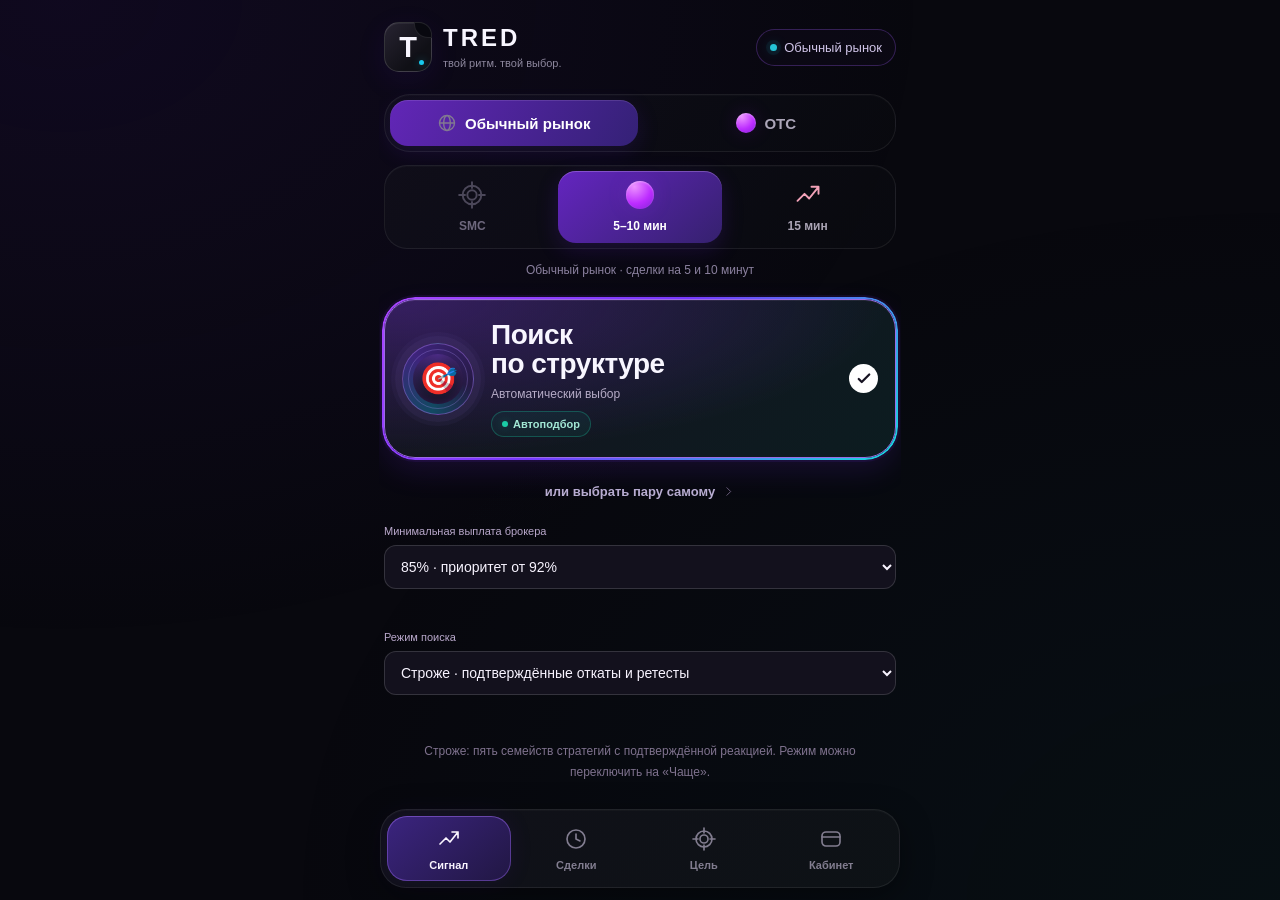
<file: index.html>
<!doctype html>
<html lang="ru">
<head>
  <meta charset="utf-8">
  <meta name="viewport" content="width=device-width, initial-scale=1, viewport-fit=cover">
  <meta name="theme-color" content="#08080e">
  <meta name="description" content="TRED — твоё пространство в Telegram. Выбирай свой формат.">
  <title>TRED · Mini App</title>
  <link rel="icon" href="data:,">
  <link rel="stylesheet" href="./styles.css?v=0.4.3">
  <script src="https://telegram.org/js/telegram-web-app.js" defer></script>
  <script src="./data-client.js?v=0.4.3" defer></script>
  <script src="./signals.js?v=0.4.3" defer></script>
  <script src="./app.js?v=0.4.3" defer></script>
</head>
<body>
  <svg class="sprite" aria-hidden="true" xmlns="http://www.w3.org/2000/svg">
    <symbol id="i-trend" viewBox="0 0 24 24"><path d="m3 17 6-6 4 4 8-10M15 5h6v6"/></symbol>
    <symbol id="i-clock" viewBox="0 0 24 24"><circle cx="12" cy="12" r="9"/><path d="M12 7v5l4 2"/></symbol>
    <symbol id="i-cup" viewBox="0 0 24 24"><path d="M8 3h8v5a4 4 0 0 1-8 0V3ZM8 5H4v2a4 4 0 0 0 4 4m8-6h4v2a4 4 0 0 1-4 4M12 12v6m-4 3h8m-6-3h4v3"/></symbol>
    <symbol id="i-user" viewBox="0 0 24 24"><rect x="3" y="5" width="18" height="14" rx="4"/><path d="M3 10h18"/></symbol>
    <symbol id="i-globe" viewBox="0 0 24 24"><circle cx="12" cy="12" r="9"/><ellipse cx="12" cy="12" rx="4" ry="9"/><path d="M3 12h18"/></symbol>
    <symbol id="i-target" viewBox="0 0 24 24"><circle cx="12" cy="12" r="8"/><circle cx="12" cy="12" r="4"/><path d="M12 1v5m0 12v5M1 12h5m12 0h5"/></symbol>
    <symbol id="i-check" viewBox="0 0 24 24"><path d="m5 12 4 4L19 6"/></symbol>
    <symbol id="i-chevron" viewBox="0 0 24 24"><path d="m9 5 7 7-7 7"/></symbol>
    <symbol id="i-close" viewBox="0 0 24 24"><path d="m6 6 12 12M18 6 6 18"/></symbol>
    <symbol id="i-book" viewBox="0 0 24 24"><path d="M12 5c-3-3-8-2-9-1v15c2-2 6-2 9 0m0-14c3-3 8-2 9-1v15c-2-2-6-2-9 0V5Z"/></symbol>
    <symbol id="i-bolt" viewBox="0 0 24 24"><path d="m13 2-9 12h7l-1 8 10-13h-8l1-7Z"/></symbol>
  </svg>
  <div class="ambient" aria-hidden="true"></div>
  <main class="app">
    <header class="brand-row">
      <div class="brand"><div class="brand-mark" aria-hidden="true">T<span></span></div><div><h1>TRED</h1><p>твой ритм. твой выбор.</p></div></div>
      <div class="market-badge" id="feed-badge"><i></i><span>OTC-пары</span></div>
    </header>
    <div class="workspace" id="workspace">
      <div class="notice" id="notice" role="status" hidden></div>
      <section class="panel signal-panel" data-panel="signal" aria-label="Выбор сигнала">
        <div class="market-switch" aria-label="Рынок">
          <button class="settings-control" data-market="normal"><svg><use href="#i-globe"/></svg><span>Обычный рынок</span></button>
          <button class="settings-control active" data-market="otc"><span class="purple-orb"></span><span>OTC</span></button>
        </div>
        <div class="mode-switch" aria-label="Формат">
          <button class="muted-mode" id="show-method"><svg><use href="#i-target"/></svg><span>SMC</span></button>
          <button class="settings-control active" data-mode="standard"><span class="purple-orb"></span><span>5–10 мин</span></button>
          <button class="settings-control" data-mode="long"><svg class="chart-icon"><use href="#i-trend"/></svg><span>15 мин</span></button>
          
        </div>
        <p class="mode-caption" id="mode-caption">OTC · сделки на 5, 10 и 15 минут</p>
        <button class="auto-card selected settings-control" id="auto-card" aria-pressed="true">
          <span class="target-orbit" aria-hidden="true"><span class="orbit-arc"></span><span class="target-center">🎯</span></span>
          <span class="auto-copy"><strong>Поиск<br>по структуре</strong><span class="auto-subtitle">Автоматический выбор</span><span class="data-chip" id="data-chip"><i></i>Автоподбор</span></span>
          <span class="selection-check"><svg><use href="#i-check"/></svg></span>
        </button>
        <button class="manual-link settings-control" id="choose-pair"><span id="pair-label">или выбрать пару самому</span><svg><use href="#i-chevron"/></svg></button>
        <p id="connection-reason" class="visually-hidden">Торговая логика появится позже.</p>
        <label class="payout-filter">Минимальная выплата брокера<select class="settings-control" id="min-payout"><option value="85">85% · приоритет от 92%</option><option value="90">90% · приоритет от 92%</option><option value="92">Только от 92%</option></select></label>
        <label class="payout-filter">Режим поиска<select class="settings-control" id="signal-mode"><option value="strict">Строже · подтверждённые откаты и ретесты</option><option value="active">Чаще · ранние входы, повышенный риск</option></select></label>
        <p id="signal-mode-help" class="quiet-text">Строже: пять семейств стратегий с подтверждённой реакцией.</p>
        <p id="ai-status" class="quiet-text">Проверяем подключение ИИ…</p>
        <details class="feed-details"><summary id="feed-coverage">Проверяем данные для анализа…</summary><p id="feed-help">Расширение поддерживает графики готовыми между запросами. Выбери пару или автопоиск и нажми «Получить сигнал» — запрос к ИИ отправится автоматически.</p><div id="coverage-list"></div></details>
        <details id="strategy-help" class="feed-details" hidden><summary>Какие стратегии проверяет ИИ</summary><p>Сначала определяется режим рынка. Для тренда и боковика действуют разные условия; индикаторы служат подтверждением, а не обещанием результата.</p><div id="strategy-list"></div></details>
        <p id="signals-upgrade" class="notice" hidden>Для обновлённого поиска сигналов обнови сервер TRED и модуль браузера. <a href="./tred-backend-v0.4.3.zip">Скачать 0.4.3</a></p>
        <div class="signal-spacer"></div>
        <div class="signal-controls">
          <div class="expiry-switch" id="expiry-switch" aria-label="Экспирация"></div>
          <button class="signal-button settings-control" id="request-signal"><strong>ПОЛУЧИТЬ СИГНАЛ</strong><span id="signal-subtitle">Автоподбор · 5 мин</span><span class="button-shine" aria-hidden="true"></span></button>
          <p class="demo-caption" id="analysis-caption"><i></i>Анализ: ждём подключение данных</p>
        </div>
        <section class="signal-result" id="signal-result" hidden aria-label="Сценарий анализа"></section>
        <section id="live-sessions" aria-label="Отслеживаемые сделки"></section>
      </section>
      <section class="panel" data-panel="trades" hidden>
        <div class="section-heading"><p class="eyebrow">МОИ СДЕЛКИ</p><span class="quiet-tag">Данные брокера</span></div>
        <div class="stat-tiles">
          <div class="stat-tile"><strong id="trade-count">0</strong><span>сделок</span></div>
          <div class="stat-tile"><strong><b class="positive" id="wins">0</b><em>/</em><b class="negative" id="losses">0</b></strong><span>плюс / минус</span></div>
          <div class="stat-tile"><strong id="trade-rate">—</strong><span>проходимость</span></div>
        </div>
        <div class="empty-card" id="trades-empty"><div class="empty-icon"><svg><use href="#i-clock"/></svg></div><h2>Всё ещё впереди</h2><p>Здесь появятся твои сделки.<br>А пока — устраивайся поудобнее.</p></div>
        <div class="summary-line" id="trade-summary">Подключи счёт, чтобы видеть реальные сделки.</div><div id="trade-list"></div><div id="paper-trade-section" hidden><p class="eyebrow">ОТДЕЛЬНО · СИМУЛЯЦИЯ</p><div id="paper-trade-list"></div></div>
        <section id="signal-history-section" hidden><p class="eyebrow">ПО СЦЕНАРИЯМ TRED · РЕЗУЛЬТАТ УКАЗАН ТОБОЙ</p><p class="quiet-text" id="signal-journal-stats"></p><div id="signal-trade-list"></div></section>
        <div class="requests-section" id="requests-section" hidden><p class="eyebrow">ЗАПРОСЫ</p><div id="request-list"></div></div>
      </section>
      <section class="panel goal-panel" data-panel="goal" hidden>
        <div class="section-heading"><p class="eyebrow">ТВОЯ ЦЕЛЬ</p><span class="quiet-tag">Шаг за шагом</span></div>
        <div class="goal-hero"><span class="goal-orbit"><svg><use href="#i-target"/></svg></span><span class="mini-label">ПЛАН, КОТОРЫЙ ТЫ КОНТРОЛИРУЕШЬ</span><h2><span id="goal-start">$100</span><span class="goal-arrow"><svg><use href="#i-trend"/></svg></span><span id="goal-target">$1 000</span></h2><p>Дисциплина важнее следующей сделки</p><div class="goal-meter" role="progressbar" aria-label="Прогресс цели" aria-valuemin="0" aria-valuemax="100" aria-valuenow="0"><i id="goal-fill"></i></div><div class="goal-progress-copy"><span id="goal-progress">Нет данных счёта</span><strong id="goal-percent">0%</strong></div></div>
        <div class="goal-milestones"><span>$100<small>СТАРТ</small></span><span>$250<small>ПЕРВЫЙ ШАГ</small></span><span>$500<small>ПОЛПУТИ</small></span><span>$1 000<small>ЦЕЛЬ</small></span></div>
        <div class="metric-card"><div class="metric-row"><span>Результат закрытых сделок</span><strong id="goal-earned">—</strong></div><div class="metric-row"><span>До цели</span><strong id="goal-remaining">—</strong></div><div class="metric-row"><span>Дневной стоп</span><strong id="goal-stop">$10</strong></div></div>
        <button class="pocket-link" id="edit-goal">Настроить цель и лимиты<svg><use href="#i-chevron"/></svg></button><p class="quiet-text" id="goal-note">Прогресс появится после подключения счёта. Пополнения не считаются заработком. Цель не обещает доход.</p>
        <div class="risk-card"><div class="section-heading"><p class="eyebrow">АВТОРЕЖИМ · СИМУЛЯЦИЯ</p><span class="quiet-tag" id="paper-status">Остановлен</span></div><p>Виртуальный баланс <strong id="paper-balance">$100.00</strong></p><div class="risk-line"><span>Сегодня</span><strong id="paper-pnl">$0.00</strong></div><div class="risk-line"><span>В открытых позициях</span><strong id="paper-reserved">$0.00</strong></div><p class="risk-reason" id="risk-reason">Лимиты проверяются перед каждой новой позицией.</p><button class="primary-small" id="paper-start">Запустить симуляцию</button><button class="stop-button" id="paper-stop">Остановить</button><small>Реальные ордера не отправляются. Сброс дневных лимитов — 00:00 UTC. После перезапуска требуется ручной старт.</small></div>
      </section>
      <section class="panel" data-panel="profile" hidden>
        <button class="guide-link" id="open-guide"><span class="guide-emoji">📚</span><strong>Знакомство с TRED</strong><span>что внутри</span><svg class="chevron"><use href="#i-chevron"/></svg></button>
        <div class="profile-card"><div class="profile-card-top"><span>TRED SPACE</span><div class="small-brand">T</div></div><p class="profile-id-label">ТВОЙ TELEGRAM ID</p><strong class="profile-id" id="profile-id">—</strong><div class="profile-card-bottom"><div><span>Участник</span><strong id="profile-name">Личный кабинет</strong></div><div><span>Статус</span><strong id="profile-feed"><i></i>Ранняя версия</strong></div></div></div>
        <div class="account-section"><div class="section-heading"><p class="eyebrow">POCKET OPTION</p><span class="quiet-tag" id="account-status">Проверяем связь</span></div><div id="account-list"><div class="account-card"><span>Баланс счёта</span><strong>—</strong><small>Ожидаем данные счёта</small></div></div><button class="primary-small" id="connect-backend">Подключить кабинет</button><button class="subtle-button" id="unlink-account" hidden>Отключить связь</button><p class="quiet-text">Логин и пароль остаются у тебя. Данные приходят из открытого Pocket Option на компьютере.</p></div>
        <p class="eyebrow access-heading">ТВОЁ ПРОСТРАНСТВО</p>
        <div class="access-card"><div><strong>Добро пожаловать</strong><span>Приложение открыто для каждого</span></div><span class="access-check"><svg><use href="#i-check"/></svg></span></div>
        <button class="pocket-link" id="open-pocket">Открыть Pocket Option<svg><use href="#i-chevron"/></svg></button>
        <p class="quiet-text" id="storage-note">Настройки сохраняются на этом устройстве.</p>
        <div class="version-mark"><span class="brand-word">TRED</span><span>кабинет и контроль риска · v0.3</span></div>
      </section>
    </div>
    <nav class="bottom-nav" aria-label="Разделы приложения">
      <button class="active" data-tab="signal" aria-current="page"><svg><use href="#i-trend"/></svg><span>Сигнал</span></button>
      <button data-tab="trades"><svg><use href="#i-clock"/></svg><span>Сделки</span></button>
      <button data-tab="goal"><svg><use href="#i-target"/></svg><span>Цель</span></button>
      <button data-tab="profile"><svg><use href="#i-user"/></svg><span>Кабинет</span></button>
    </nav>
  </main>
  <dialog class="sheet" id="pair-dialog"><div class="sheet-handle"></div><div class="sheet-heading"><div><span class="mini-label">ТВОЙ ВЫБОР</span><h2>Валютная пара</h2></div><button class="icon-button" data-close="pair-dialog" aria-label="Закрыть"><svg><use href="#i-close"/></svg></button></div><p>Выбери пару для своего сценария.</p><form id="pair-form"><label for="pair-input">Название пары</label><input id="pair-input" name="symbol" placeholder="Например, EUR/USD" maxlength="32" autocomplete="off" spellcheck="false" required><div class="pair-suggestions"><button type="button" data-symbol="EUR/USD">EUR/USD</button><button type="button" data-symbol="GBP/USD">GBP/USD</button><button type="button" data-symbol="USD/JPY">USD/JPY</button><button type="button" data-symbol="AUD/CAD">AUD/CAD</button><button type="button" data-symbol="EUR/JPY">EUR/JPY</button><button type="button" data-symbol="USD/CHF">USD/CHF</button></div><button class="primary-small" type="submit">Выбрать пару</button></form></dialog>
  <dialog class="sheet" id="guide-dialog"><div class="sheet-handle"></div><div class="sheet-heading"><h2>Это TRED ✦</h2><button class="icon-button" data-close="guide-dialog" aria-label="Закрыть"><svg><use href="#i-close"/></svg></button></div><p>Твоё пространство в Telegram — на телефоне и компьютере.</p><ol class="guide-list"><li><strong>Выбери свой формат</strong><span>Обычный рынок или OTC, пара и время — всё под рукой.</span></li><li><strong>Осмотрись внутри</strong><span>Сигналы, сделки, прогресс и кабинет в одном приложении.</span></li><li><strong>Дальше — больше</strong><span>Сейчас знакомимся с интерфейсом. Возможности будем добавлять постепенно.</span></li></ol></dialog>
  <dialog class="sheet soon-sheet" id="soon-dialog"><div class="soon-icon">✦</div><h2>Скоро в TRED</h2><p id="soon-copy">Сигналы появятся в следующих обновлениях.<br>Сейчас можно выбрать формат и познакомиться с приложением.</p><button class="primary-small" data-close="soon-dialog">Буду ждать</button></dialog>
  <dialog class="sheet" id="risk-dialog"><div class="sheet-handle"></div><div class="sheet-heading"><h2>Твои границы</h2><button class="icon-button" data-close="risk-dialog" aria-label="Закрыть"><svg><use href="#i-close"/></svg></button></div><p>Лимиты симуляции. Реальные сделки в Pocket Option ты контролируешь самостоятельно.</p><form id="risk-form"><label for="risk-loss">Дневной стоп, $ <output id="loss-output">10</output></label><input type="range" id="risk-loss" min="1" max="100" step="1" value="10"><div class="form-grid"><label>Цель на день, $<input id="risk-target" type="number" min="0.01" step="0.01" required></label><label>Минимальный баланс, $<input id="risk-floor" type="number" min="0.01" step="0.01" required></label><label>Ставка симуляции, $<input id="risk-stake" type="number" min="0.01" step="0.01" required></label><label>Открытых позиций<select id="risk-open"><option>1</option><option>2</option><option>3</option></select></label><label>Начало цели, $<input id="goal-start-input" type="number" min="0.01" step="0.01" required></label><label>Цель, $<input id="goal-target-input" type="number" min="0.01" step="0.01" required></label></div><div class="locked-option"><span>Перекрытия после убытка</span><strong>0 · выключены</strong></div><label class="check-option"><input id="allow-otc" type="checkbox">Разрешить анализ OTC</label><p class="quiet-text">OTC не включится само при закрытии обычного рынка. После первой позиции дня лимиты можно только ужесточить. После стопа — блокировка до следующего дня UTC.</p><button class="primary-small" type="submit">Сохранить границы</button></form></dialog>
  <dialog class="sheet" id="connect-dialog"><div class="sheet-handle"></div><div class="sheet-heading"><h2>Связать Pocket</h2><button class="icon-button" data-close="connect-dialog" aria-label="Закрыть"><svg><use href="#i-close"/></svg></button></div><p>Бесплатный вариант: сервер работает на твоём компьютере. Пока пользуешься данными с телефона, компьютер и Pocket Option должны быть включены.</p><ol class="guide-list"><li><strong>Запусти TRED на компьютере</strong><span>Скачай ZIP, нажми на него правой кнопкой → «Извлечь всё». В распакованной папке TredBackend открой START-WINDOWS.cmd. Если попросит Python — сначала установи его. Остальное загрузится автоматически.</span></li><li><strong>Свяжи приложение</strong><span>Вставь HTTPS-адрес, который покажет запуск.</span></li><li><strong>Подключи модуль браузера</strong><span>Установи папку connector в Opera / Chrome, вставь адрес и одноразовый код. Затем обнови Pocket Option.</span></li></ol><a class="download-link" href="https://kofemolka787.github.io/Tred/tred-backend-v0.4.3.zip" download>Скачать сервер и модуль</a><form id="backend-form"><label for="backend-url">HTTPS-адрес твоего сервера</label><input id="backend-url" type="url" placeholder="https://…trycloudflare.com" autocomplete="off" required><button class="primary-small" type="submit">Проверить и подключить</button></form><div id="pairing-box" hidden><p>Одноразовый код · действует 5 минут</p><code id="pair-code"></code><small id="pair-server"></small><button class="subtle-button" id="copy-code" disabled>Скопировать код</button><button class="subtle-button" id="renew-code" type="button">Получить новый код</button><small>Передай его только своему модулю. Не отправляй в чат.</small></div><p id="connect-status" role="status"></p></dialog>
  <dialog class="sheet" id="analysis-dialog"><div class="sheet-handle"></div><div class="sheet-heading"><h2 id="analysis-title">Результат анализа</h2><button class="icon-button" data-close="analysis-dialog" aria-label="Закрыть"><svg><use href="#i-close"/></svg></button></div><p id="analysis-result"></p><ul id="analysis-evidence"></ul><p class="quiet-text">Автоматические правила SMC и структуры. Обученная нейросеть не подключена; проходимость не измерена. Выплата 92% — не вероятность выигрыша. Ордер открываешь самостоятельно у брокера.</p></dialog>
  <div class="toast" id="toast" role="status" hidden></div>
</body>
</html>
</file>
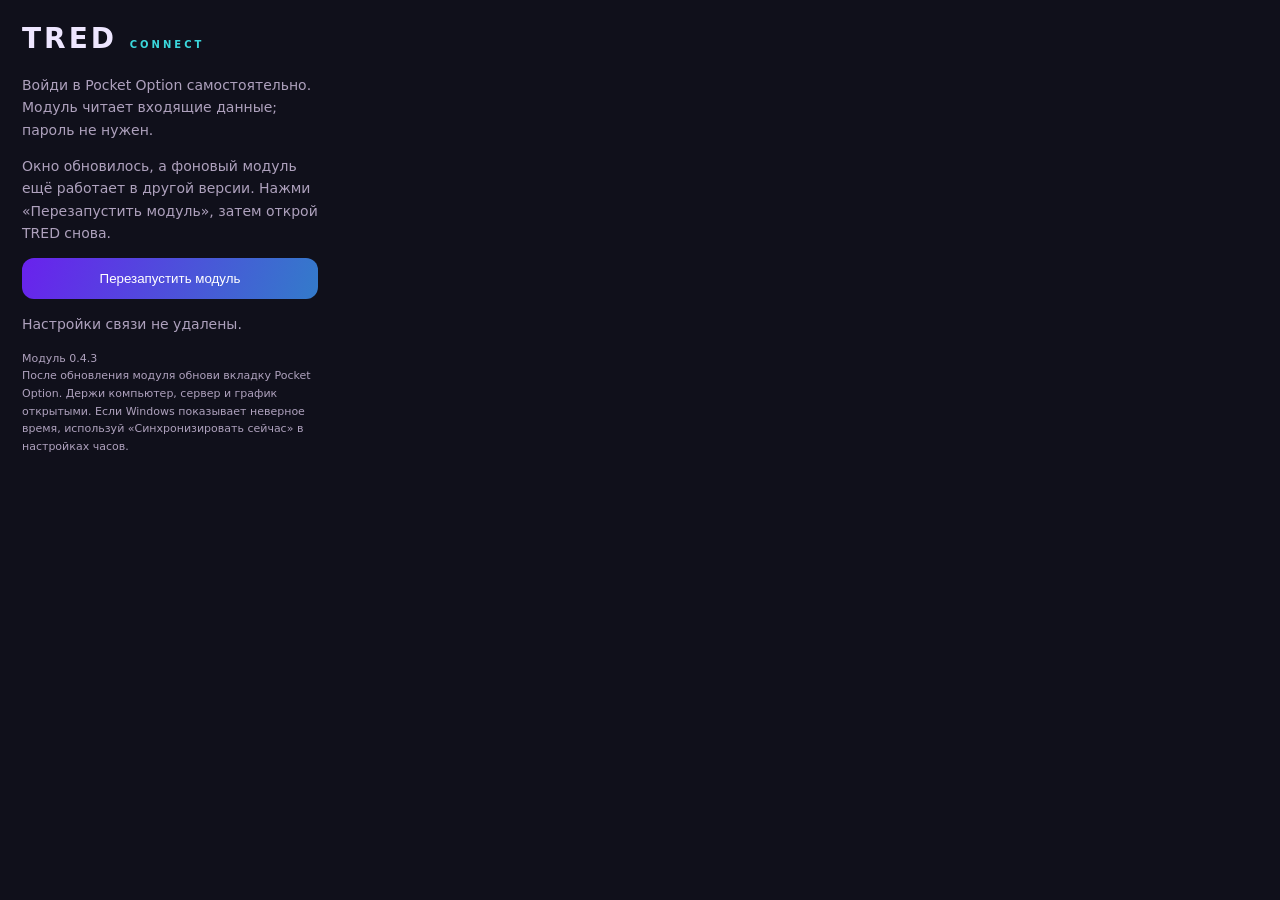
<file: backend-src/connector/popup.html>
<!doctype html>
<html lang="ru">
<meta charset="utf-8">
<link rel="stylesheet" href="popup.css">
<title>TRED · связь</title>
<h1>TRED <span>CONNECT</span></h1>
<p>Войди в Pocket Option самостоятельно. Модуль читает входящие данные; пароль не нужен.</p>
<p id="connection" role="status"></p>
<button id="reload-module" type="button" hidden>Перезапустить модуль</button>
<form id="form">
  <label>Сервер TRED · этот компьютер<input id="base" type="url" placeholder="http://127.0.0.1:8790" required></label>
  <label>Одноразовый код из кабинета<input id="code" minlength="24" maxlength="24" required autocomplete="off"></label>
  <button>Связать кабинет</button><p id="pair-error" role="alert"></p>
</form>
<button id="change" type="button" hidden>Изменить подключение</button>
<p id="status" role="status"></p><p id="received"></p>
<p id="market-delivery" role="status"></p>
<p id="balance-delivery" role="status"></p>
<small id="terminal-reader-status"></small>
<pre id="diagnostic" hidden></pre>
<p id="identity-tab-help" hidden>Для подтверждения Pocket ID открой это расширение прямо на вкладке с нужным графиком Pocket Option.</p>
<section id="manual-identity" hidden>
  <p><strong>Подтверди Pocket ID</strong></p>
  <p id="identity-mode"></p>
  <small>Баланс поступает, а Pocket ID нужно проверить. Скопируй номер из своего профиля Pocket Option.</small>
  <form id="identity-form">
    <label>Pocket ID<input id="pocket-id" type="text" inputmode="numeric" pattern="[0-9]{1,20}" maxlength="20" autocomplete="off" required></label>
    <label id="identity-usd-label" class="check-label"><input id="identity-usd" type="checkbox">Этот счёт в USD — подтверждаю</label>
    <button>Подтвердить счёт</button>
  </form>
  <small>Номер сохраняется в этом браузере для выбранного режима. Новые изменения баланса передаются автоматически. При входе в другой Pocket-аккаунт смени сохранённый ID.</small>
  <p id="identity-error" role="alert"></p>
</section>
<p id="manual-id-status" hidden></p>
<button id="forget-account-id" type="button" hidden>Сменить Pocket ID</button>
<small id="auto-refresh-status" hidden>Изменения видимого баланса отслеживаются автоматически; контрольная проверка — каждые 5 секунд. Окно расширения можно закрыть.</small>
<section id="account-currency" hidden>
  <p id="account-identity"></p>
  <p id="currency-status" role="status"></p>
  <button id="confirm-usd" type="button">Мой счёт в USD — подтвердить</button>
  <button id="forget-usd" type="button" hidden>Отменить подтверждение USD</button>
  <small>Подтверждай только валюту, которую видишь на своём счёте Pocket Option. Подтверждение USD сохраняется для этого ID и режима; новые изменения баланса передаются автоматически.</small>
  <p id="currency-error" role="alert"></p>
</section>
<section id="market-time" hidden>
  <p id="clock-status" role="status"></p>
  <button id="clock-toggle" type="button">Использовать Pocket Option UTC+2</button>
  <small>Если котировки опережают часы на 7200 секунд, выбери UTC+2. Это формат времени источника для котировок и свечей. Проверка свежести остаётся включённой.</small>
  <p id="clock-error" role="alert"></p>
</section>
<button id="disconnect" type="button" hidden>Отключить модуль</button>
<small id="module-version">Модуль 0.4.3</small>
<small>После обновления модуля обнови вкладку Pocket Option. Держи компьютер, сервер и график открытыми. Если Windows показывает неверное время, используй «Синхронизировать сейчас» в настройках часов.</small>
<script src="popup.js"></script>
</html>
</file>
<file: styles.css>
:root{color-scheme:dark;--bg:#08080e;--text:#f8f6ff;--muted:#8f899d;--purple:#8738ff;--cyan:#18c8ed;--green:#19c9a0;--red:#ff4d6f;font-family:Inter,-apple-system,BlinkMacSystemFont,"Segoe UI",sans-serif;font-synthesis:none}*{box-sizing:border-box}html,body{margin:0;height:100%;overflow:hidden}body{background:var(--bg);color:var(--text);-webkit-tap-highlight-color:transparent}button,input{font:inherit}button{color:inherit;cursor:pointer;border:0}button:disabled{cursor:default}button:focus-visible,input:focus-visible{outline:2px solid #4cdbff;outline-offset:3px}button{touch-action:manipulation}button:active:not(:disabled){transform:scale(.985)}svg{width:24px;height:24px;fill:none;stroke:currentColor;stroke-width:1.65;stroke-linecap:round;stroke-linejoin:round;flex-shrink:0}[hidden]{display:none!important}.sprite,.visually-hidden{position:absolute;width:1px;height:1px;overflow:hidden;clip-path:inset(50%);white-space:nowrap}.ambient{position:fixed;inset:0;pointer-events:none;background:radial-gradient(ellipse at 5% 0,#3b127c29,transparent 50%),radial-gradient(ellipse at 100% 100%,#004d461b,transparent 55%)}.app{position:relative;z-index:1;width:min(100%,600px);height:var(--tg-viewport-stable-height,100dvh);margin:auto;display:grid;grid-template-rows:auto minmax(0,1fr) auto;padding:max(20px,env(safe-area-inset-top)) 16px max(10px,env(safe-area-inset-bottom));gap:15px}.brand-row{display:flex;justify-content:space-between;align-items:center;gap:12px;padding:2px 4px 3px}.brand{display:flex;gap:11px;align-items:center;min-width:0}.brand-mark{width:45px;height:47px;position:relative;display:grid;place-items:center;flex-shrink:0;border-radius:15px;border:1px solid #ffffff25;background:linear-gradient(135deg,#272331,#101016 70%);font-size:27px;font-weight:850;box-shadow:inset 0 1px #ffffff0f,0 8px 30px #6422dc18}.brand-mark:after{content:"";position:absolute;right:0;top:0;width:16px;height:14px;border:1px solid #ffffff1c;border-radius:0 13px 0 14px;transform:translate(1px,-1px);background:#08080f}.brand-mark span{position:absolute;width:5px;height:5px;border-radius:50%;background:var(--cyan);right:7px;bottom:6px;box-shadow:0 0 8px #18c8ed66}h1{margin:0;letter-spacing:3px;font-size:22px;font-weight:850;line-height:1.1}.brand p{margin:5px 0 0;color:#8d879d;font-size:10px;white-space:nowrap}.market-badge{display:flex;align-items:center;gap:7px;white-space:nowrap;font-size:11px;color:#d1c5e9;border:1px solid #7945bc64;border-radius:30px;padding:8px 10px;background:#100b1a77}.market-badge i{width:7px;height:7px;border-radius:50%;background:#963bff;box-shadow:0 0 0 4px #963bff13,0 0 12px #963bff77}.workspace{min-height:0;overflow-y:auto;overflow-x:hidden;overscroll-behavior:contain;scrollbar-width:none;padding:5px 5px 9px;margin:0 -1px}.workspace::-webkit-scrollbar{display:none}.panel{animation:panel-in .25s ease both}.signal-panel{min-height:100%;display:flex;flex-direction:column}.market-switch,.mode-switch,.expiry-switch{border:1px solid #ffffff13;background:linear-gradient(135deg,#13131c90,#0a0b1090);box-shadow:inset 0 1px #ffffff05}.market-switch{display:grid;grid-template-columns:1fr 1fr;gap:5px;padding:5px;border-radius:23px}.market-switch button{display:flex;align-items:center;justify-content:center;gap:8px;min-height:45px;border-radius:18px;background:transparent;color:#aba5b8;font-size:13px;font-weight:680;white-space:nowrap}.market-switch svg{width:20px;height:20px;color:#827a91}.market-switch button.active{color:#fff;background:linear-gradient(120deg,#6226b7,#342176);box-shadow:inset 0 1px #e7ceff23,0 6px 22px #6020de25}.purple-orb{display:block;width:20px;height:20px;border-radius:50%;background:radial-gradient(circle at 30% 20%,#ed92ff,#bc2cff 57%,#8122d6);box-shadow:inset 0 1px 2px #ffffff66,0 0 20px #a52cff2b;flex-shrink:0}.mode-switch{display:grid;grid-template-columns:repeat(4,minmax(0,1fr));gap:3px;border-radius:23px;padding:5px;margin-top:11px}.mode-switch button{display:flex;flex-direction:column;align-items:center;justify-content:center;gap:8px;min-height:73px;padding:7px 2px;border-radius:18px;background:transparent;color:#aaa4b5;font-size:10px;font-weight:680}.mode-switch button.active{color:#fff;background:linear-gradient(140deg,#6425c0,#35216e);box-shadow:inset 0 1px #d8afff50,0 7px 22px #6d24e62b}.mode-switch .purple-orb{width:24px;height:24px}.mode-switch svg{width:24px;height:24px}.mode-switch .chart-icon{color:#f2a2b8}.mode-switch .bolt-icon{color:#f5cc47;fill:#f5cc4714}.mode-switch .muted-mode{color:#6e687e}.mode-switch .muted-mode svg{opacity:.65}.mode-caption{font-size:11px;text-align:center;color:#8b819f;margin:12px 0 21px;line-height:1.5}.auto-card{width:100%;position:relative;isolation:isolate;display:flex;align-items:center;gap:13px;min-height:149px;padding:20px 14px;border-radius:28px;text-align:left;border:1px solid #75618d61;background:radial-gradient(ellipse at 0 0,#54299c88,transparent 70%),linear-gradient(135deg,#15131f,#0c1c20);transition:box-shadow .2s,border-color .2s}.auto-card:before{position:absolute;inset:-3px;z-index:-1;border-radius:30px;content:"";border:2px solid transparent;background:linear-gradient(135deg,#aa46ff,#7737ff 45%,#18d8df) border-box;mask:linear-gradient(#fff 0 0) padding-box,linear-gradient(#fff 0 0);mask-composite:exclude;opacity:0;transition:opacity .2s}.auto-card.selected{border-color:#9b6ae4;box-shadow:0 0 0 4px #7b29ed18,0 12px 30px #7029e829,inset 0 1px #eacaff15}.auto-card.selected:before{opacity:1}.target-orbit{width:68px;height:68px;position:relative;display:grid;place-items:center;flex-shrink:0;border-radius:50%;border:1px solid #a070e57d;box-shadow:0 0 0 7px #7461a918,0 0 0 11px #7461a910;background:conic-gradient(from 190deg,#124962,#3e247c 35%,#261a44 75%,#124962)}.orbit-arc{position:absolute;inset:5px;border:1px solid #a28bed50;border-radius:50%}.target-center{display:grid;place-items:center;width:46px;height:46px;border-radius:50%;background:radial-gradient(circle at top,#51328c77,#141325 80%);box-shadow:inset 0 0 14px #9034e644;font-size:28px;filter:saturate(.9)}.auto-copy{display:flex;flex-direction:column;align-items:flex-start;min-width:0}.auto-copy strong{font-size:24px;line-height:1.04;letter-spacing:-.5px;font-weight:850}.auto-subtitle{font-size:11px;color:#b6acc7;margin-top:9px}.data-chip{display:flex;align-items:center;gap:5px;margin-top:10px;padding:5px 8px;border:1px solid #17d5ac46;border-radius:30px;background:#0f9c7d18;font-size:10px;color:#a2e7d5;font-weight:650}.data-chip i{width:6px;height:6px;border-radius:50%;background:#1bcba6;box-shadow:0 0 8px #1bcba644}.selection-check{width:25px;height:25px;display:grid;place-items:center;flex-shrink:0;margin-left:auto;border-radius:50%;background:white;color:#171322;opacity:0}.selection-check svg{width:18px;height:18px;stroke-width:3}.selected .selection-check{opacity:1}.manual-link{display:flex;align-items:center;justify-content:center;gap:7px;align-self:center;margin:21px 0 0;padding:10px 4px;background:none;color:#b9aed1;font-weight:650;font-size:12px;max-width:100%}.manual-link span{overflow-wrap:anywhere}.manual-link svg{width:13px;height:13px;color:#776887}.signal-spacer{flex:1;min-height:26px}.signal-controls{border:1px solid #ffffff11;border-radius:26px;padding:9px;background:linear-gradient(155deg,#11141a66,#0a10115c);box-shadow:0 0 0 5px #19172025}.expiry-switch{display:flex;padding:4px;gap:4px;border-radius:18px}.expiry-switch button{flex:1;min-height:42px;border-radius:14px;background:transparent;font-size:13px;font-weight:680;color:#8c879c}.expiry-switch button.active{color:#fff;background:linear-gradient(150deg,#31384a,#171e29);box-shadow:inset 0 0 0 1px #aebad135,inset 0 1px #ffffff18,0 4px 10px #0004}.signal-button{position:relative;overflow:hidden;display:flex;flex-direction:column;justify-content:center;align-items:center;gap:6px;min-height:76px;width:100%;margin-top:9px;border-radius:21px;background:linear-gradient(105deg,#4911f4,#912dff 52%,#14c7ef);box-shadow:inset 0 1px #fff4,0 7px 29px #6925f24a}.signal-button strong{position:relative;z-index:1;font-size:20px;letter-spacing:.5px;font-weight:850}.signal-button>span:not(.button-shine){position:relative;z-index:1;font-size:11px;color:#eee1ff}.button-shine{position:absolute;top:-100%;bottom:-100%;width:25px;background:linear-gradient(90deg,transparent,#ffffff4a,transparent);transform:rotate(25deg);left:-25%;animation:shine 7s ease-in-out infinite;filter:blur(6px)}.demo-caption{display:flex;align-items:center;justify-content:center;gap:6px;color:#82768e;font-size:9px;margin:11px 0 2px}.demo-caption i{width:4px;height:4px;border-radius:50%;background:#a172db}.bottom-nav{display:grid;grid-template-columns:repeat(4,minmax(0,1fr));gap:4px;padding:6px;border:1px solid #ffffff13;border-radius:26px;background:linear-gradient(140deg,#12121aeb,#0e1316ee);box-shadow:0 9px 32px #0006,inset 0 1px #ffffff06}.bottom-nav button{display:flex;flex-direction:column;align-items:center;justify-content:center;gap:6px;min-height:63px;border-radius:20px;background:transparent;color:#827d90;font-size:10px;font-weight:550}.bottom-nav button.active{color:#faf5ff;background:linear-gradient(140deg,#3b247f,#211743);box-shadow:inset 0 0 0 1px #a56eff65,inset 0 1px #d6adff1a,0 0 24px #5823ce17}.bottom-nav svg{width:22px;height:22px}.section-heading{display:flex;align-items:center;justify-content:space-between;gap:15px;margin:8px 0 17px}.eyebrow{margin:0;color:#84778f;font-size:11px;letter-spacing:2.5px;font-weight:550}.quiet-tag{color:#8c7a9f;border:1px solid #9a76bc23;border-radius:30px;font-size:10px;padding:6px 9px;background:#a47bc308}.stat-tiles{display:grid;grid-template-columns:.9fr 1.15fr 1fr;gap:9px}.stat-tile{min-height:96px;border:1px solid #ffffff13;border-radius:24px;display:flex;flex-direction:column;align-items:center;justify-content:center;gap:8px;background:linear-gradient(145deg,#1a1829,#0d0f15)}.stat-tile strong{font-size:29px;font-weight:850;display:flex;gap:4px}.stat-tile strong b{font:inherit}.stat-tile em{font-style:normal;color:#8e839a}.stat-tile>span{font-size:10px;color:#9d92ac}.positive{color:var(--green)}.negative{color:var(--red)}.empty-card{text-align:center;border:1px solid #ffffff13;border-radius:26px;padding:32px 18px;margin-top:16px;background:radial-gradient(ellipse at 50% 0,#552b7b24,transparent 75%),linear-gradient(135deg,#14131d,#0d1015)}.empty-icon{width:54px;height:54px;margin:0 auto 15px;display:grid;place-items:center;border-radius:19px;border:1px solid #9d72d029;background:linear-gradient(140deg,#302145,#181420);color:#ab86d6}.empty-icon svg{width:27px;height:27px}.empty-card h2{font-size:20px;margin:0 0 10px;letter-spacing:-.3px}.empty-card p{font-size:12px;line-height:1.7;color:#8f829e;margin:0}.summary-line{margin:23px 3px 0;font-size:10px;color:#8b8099;line-height:1.7}.summary-line b{font-weight:500;color:#a294b0}.insight-card{position:relative;overflow:hidden;display:flex;flex-direction:column;align-items:center;text-align:center;border:1px solid #a269d748;border-radius:28px;padding:28px 20px;background:radial-gradient(ellipse at 75% -10%,#893bea46,transparent 60%),linear-gradient(150deg,#211930,#0f101a);box-shadow:0 12px 40px #51289b17}.trophy-orbit{display:grid;place-items:center;width:67px;height:67px;border:1px solid #b283d74a;border-radius:50%;color:#ccb0ec;background:linear-gradient(145deg,#48296b,#1d1b33);box-shadow:0 0 0 7px #9b6dc00a,0 0 0 14px #9b6dc006;margin:2px 0 26px}.trophy-orbit svg{width:30px;height:30px}.mini-label{font-size:9px;letter-spacing:1.5px;color:#ac94c0}.insight-card>strong{font-size:65px;line-height:1.2;margin:8px 0;color:#f2e9ff;font-weight:800}.insight-card>p{font-size:12px;color:#a08eb1;margin:5px 0 0}.metric-card{padding:3px 18px;margin-top:16px;border:1px solid #ffffff10;border-radius:23px;background:#11111a80}.metric-row{display:flex;justify-content:space-between;gap:15px;align-items:center;padding:19px 0;font-size:12px;color:#9e90ac;border-bottom:1px solid #ffffff0b}.metric-row:last-child{border:0}.metric-row strong{font-size:14px;font-weight:650;color:#e4d6ef}.quiet-text{text-align:center;font-size:10px;line-height:1.7;color:#7f728e;margin:22px 10px}.guide-link{width:100%;min-height:57px;display:flex;align-items:center;gap:10px;padding:12px 15px;text-align:left;border:1px solid #a777d33e;border-radius:20px;background:linear-gradient(110deg,#35204d,#241d29);margin:1px 0 16px}.guide-emoji{font-size:21px}.guide-link strong{font-size:13px;font-weight:750}.guide-link>span:not(.guide-emoji){font-size:10px;color:#ad9aba;margin-left:auto;white-space:nowrap}.guide-link .chevron{width:13px;height:13px;color:#9d86ae}.profile-card{position:relative;overflow:hidden;border:1px solid #a06cc14d;border-radius:28px;padding:23px;background:repeating-linear-gradient(120deg,transparent,transparent 9px,#ffffff03 10px,#ffffff03 11px),radial-gradient(ellipse at 95% -10%,#8d34df5c,transparent 68%),radial-gradient(ellipse at 0 100%,#08776b5c,transparent 70%),#101116;box-shadow:0 12px 38px #6c20cc24}.profile-card-top{display:flex;align-items:center;justify-content:space-between;font-size:14px;font-weight:800;letter-spacing:3px}.small-brand{display:grid;place-items:center;width:34px;height:35px;border-radius:12px;border:1px solid #ffffff15;background:#0d0e14e0;font-size:24px;letter-spacing:0}.profile-id-label{font-size:9px;letter-spacing:2px;color:#9c95a9;margin:30px 0 10px}.profile-id{display:block;min-height:33px;font-size:28px;letter-spacing:2px;line-height:1.2;font-weight:800}.profile-card-bottom{display:flex;justify-content:space-between;gap:12px;margin-top:28px}.profile-card-bottom>div{display:flex;flex-direction:column;gap:8px;min-width:0}.profile-card-bottom>div:last-child{text-align:right;flex-shrink:0}.profile-card-bottom span{font-size:10px;color:#a098aa}.profile-card-bottom strong{font-size:12px;font-weight:650;overflow-wrap:anywhere}.profile-card-bottom strong i{display:inline-block;width:5px;height:5px;border-radius:50%;background:#b27bff;margin-right:5px;vertical-align:middle}.access-heading{margin:29px 2px 14px}.access-card{display:flex;align-items:center;justify-content:space-between;gap:10px;padding:19px;border:1px solid #ffffff12;border-radius:22px;background:linear-gradient(135deg,#15151e,#101217)}.access-card>div{display:flex;flex-direction:column;gap:7px}.access-card strong{font-size:14px;font-weight:650}.access-card span:not(.access-check){font-size:10px;color:#93879f}.access-check{width:27px;height:27px;border:1px solid #20cda04d;border-radius:50%;display:grid;place-items:center;color:var(--green);background:#1ac99e12;flex-shrink:0}.access-check svg{width:17px;height:17px}.pocket-link{width:100%;display:flex;justify-content:center;align-items:center;gap:10px;margin-top:15px;min-height:54px;padding:12px;border:1px solid #ffffff12;border-radius:20px;font-size:13px;font-weight:650;background:#111217}.pocket-link svg{width:13px;height:13px;color:#8e7e9f}.version-mark{display:flex;flex-direction:column;align-items:center;gap:7px;margin:24px 0 7px}.brand-word{font-size:14px;font-weight:850;letter-spacing:4px;color:#5c4c6c}.version-mark>span:last-child{font-size:9px;color:#5e506b}.sheet{width:min(calc(100% - 24px),480px);max-height:85dvh;overflow-y:auto;color:var(--text);border:1px solid #9a68c752;border-radius:28px;padding:22px;background:linear-gradient(160deg,#1b1528,#111119);box-shadow:0 25px 120px #000c}.sheet::backdrop{background:#040309bf;backdrop-filter:blur(7px)}.sheet-handle{width:32px;height:3px;border-radius:10px;background:#9b84b139;margin:-9px auto 19px}.sheet-heading{display:flex;justify-content:space-between;align-items:center;gap:10px}.sheet h2{font-size:23px;letter-spacing:-.5px;margin:5px 0 0}.icon-button{width:32px;height:32px;border-radius:50%;display:grid;place-items:center;color:#a891b9;background:#ffffff09}.icon-button svg{width:17px;height:17px}.sheet>p{font-size:12px;color:#9e8cad;line-height:1.7;margin:14px 0 16px}.sheet label{display:block;font-size:11px;color:#b6a0c8;margin:20px 0 9px}.sheet input{display:block;width:100%;padding:15px;border:1px solid #9d71c74d;border-radius:14px;font-size:16px;color:#fff;background:#090910;outline-offset:2px;text-transform:uppercase}.sheet input::placeholder{text-transform:none;color:#71617e}.pair-suggestions{display:grid;grid-template-columns:1fr 1fr;gap:8px;margin:12px 0 20px}.pair-suggestions button{background:#2b203a;color:#c6b1d9;border:1px solid #c2a0e00d;border-radius:12px;padding:12px;font-size:12px;font-weight:600}.primary-small{width:100%;padding:15px;border-radius:15px;font-size:14px;font-weight:750;background:linear-gradient(110deg,#6221e9,#983beb);box-shadow:inset 0 1px #ffffff28,0 6px 22px #6e27d126}.guide-list{padding-left:23px;margin-bottom:0}.guide-list li{padding:10px 0 13px 5px;color:#c5a2e5}.guide-list strong,.guide-list span{display:block}.guide-list strong{font-size:14px;color:#efe4f9;margin-bottom:6px}.guide-list span{font-size:12px;line-height:1.6;color:#a590b8}.soon-sheet{text-align:center;padding:30px 24px 24px}.soon-icon{font-size:42px;color:#dbb8ff;display:grid;place-items:center;width:80px;height:80px;border:1px solid #a86edf54;border-radius:27px;margin:0 auto 23px;background:radial-gradient(circle at top,#8548b965,#382054);box-shadow:0 0 40px #8b39d429}.soon-sheet>p{margin:17px 0 24px}.notice{font-size:12px;color:#d3bcdf;line-height:1.6;padding:12px;margin-bottom:14px;border:1px solid #a470c13b;border-radius:14px;background:#39234044}.toast{position:fixed;z-index:40;bottom:112px;left:50%;transform:translateX(-50%);width:min(calc(100% - 40px),480px);padding:14px 16px;border:1px solid #bd83e55c;border-radius:16px;color:#ecddf7;background:#291d36f5;font-size:12px;line-height:1.6;box-shadow:0 10px 35px #0009}.is-busy .settings-control,.is-busy .expiry-switch button{opacity:.65;pointer-events:none}.request-row{border:1px solid #ffffff10;border-radius:16px;padding:13px;background:#17121d;margin:9px 0}.request-row strong{font-size:12px}.request-row p{font-size:11px;line-height:1.5;color:#9e8cae}.request-row small{font-size:9px;color:#7f6c8e}.requests-section{margin-top:22px}@keyframes shine{0%,70%{left:-30%}100%{left:135%}}@keyframes panel-in{from{opacity:0;transform:translateY(5px)}to{opacity:1;transform:translateY(0)}}
@media(min-width:500px){.app{padding:28px 23px max(14px,env(safe-area-inset-bottom));gap:22px}.brand-mark{width:54px;height:56px;font-size:32px}h1{font-size:26px}.brand p{font-size:12px}.market-badge{font-size:13px;padding:10px 13px}.market-switch button{min-height:55px;font-size:17px}.market-switch{border-radius:26px}.mode-switch{margin-top:13px}.mode-switch button{min-height:88px;font-size:13px;gap:10px}.mode-switch svg{width:28px;height:28px}.mode-switch .purple-orb{width:28px;height:28px}.mode-caption{font-size:14px;margin:16px 0 29px}.auto-card{min-height:179px;padding:25px 20px;gap:20px;border-radius:31px}.auto-card:before{border-radius:33px}.target-orbit{width:83px;height:83px}.target-center{width:57px;height:57px;font-size:35px}.auto-copy strong{font-size:31px}.auto-subtitle{font-size:14px;margin-top:11px}.data-chip{font-size:12px;padding:6px 10px}.selection-check{width:29px;height:29px}.manual-link{font-size:15px;margin-top:27px}.expiry-switch button{min-height:52px;font-size:16px}.signal-button{min-height:91px}.signal-button strong{font-size:26px}.signal-button>span:not(.button-shine){font-size:14px}.demo-caption{font-size:11px;margin-top:15px}.bottom-nav button{min-height:78px;font-size:12px;gap:8px}.bottom-nav svg{width:26px;height:26px}.profile-card{padding:29px}.profile-id{font-size:35px}.profile-id-label{margin-top:38px}.profile-card-bottom{margin-top:35px}.profile-card-bottom span{font-size:12px}.profile-card-bottom strong{font-size:15px}.profile-card-top{font-size:17px}.guide-link{min-height:68px}.guide-link strong{font-size:16px}.guide-link>span:not(.guide-emoji){font-size:12px}.stat-tile{min-height:119px}.stat-tile strong{font-size:37px}.stat-tile>span{font-size:12px}.quiet-text{font-size:12px}.access-card strong{font-size:17px}.access-card span:not(.access-check){font-size:12px}.pocket-link{min-height:65px;font-size:16px}.eyebrow{font-size:13px}.empty-card{padding:39px 22px}.empty-card h2{font-size:24px}.empty-card p{font-size:15px}.summary-line{font-size:12px}}
@media(max-width:355px){.app{padding-left:10px;padding-right:10px;gap:12px}.brand-row{gap:7px}.brand-mark{width:39px;height:41px;font-size:24px}.brand{gap:8px}h1{font-size:19px}.brand p{font-size:9px}.market-badge{font-size:10px;padding:8px}.market-switch button{font-size:11px;gap:6px}.mode-switch button{font-size:9px;min-height:65px}.auto-card{gap:11px;padding:18px 11px;min-height:139px}.target-orbit{width:57px;height:57px}.target-center{width:40px;height:40px;font-size:25px}.auto-copy strong{font-size:22px}.auto-subtitle{font-size:10px}.selection-check{width:21px;height:21px}.data-chip{font-size:9px}.signal-button strong{font-size:18px}.profile-id{font-size:25px}.guide-link{gap:8px;padding:12px}.guide-link strong{font-size:12px}.guide-link>span:not(.guide-emoji){font-size:9px}.profile-card-bottom strong{font-size:11px}.stat-tile>span{font-size:9px}.bottom-nav button{font-size:9px;min-height:58px}}
@media(max-height:760px) and (max-width:499px){.app{padding-top:13px;gap:11px}.brand-row{padding-bottom:0}.market-switch button{min-height:40px}.mode-switch button{min-height:64px}.mode-caption{margin:10px 0 17px}.auto-card{min-height:133px;padding-top:16px;padding-bottom:16px}.manual-link{margin-top:14px}.signal-spacer{min-height:17px}.signal-button{min-height:68px}.bottom-nav button{min-height:58px}}
@media(prefers-reduced-motion:reduce){*{animation:none!important;transition:none!important;scroll-behavior:auto!important}}
.market-badge.normal i{background:#25c4d6;box-shadow:0 0 0 4px #25c4d613,0 0 12px #25c4d64d}
.goal-hero{padding:28px 22px 22px;border:1px solid #9360d55e;border-radius:28px;background:radial-gradient(ellipse at 90% 0,#7442d366,transparent 65%),radial-gradient(ellipse at 0 100%,#14545b66,transparent 60%),#12121d;box-shadow:0 15px 45px #5423b31a;text-align:center}.goal-orbit{display:grid;place-items:center;width:62px;height:62px;margin:0 auto 24px;border:1px solid #bb85fa66;border-radius:50%;background:#6d35c133;box-shadow:0 0 0 7px #9655ef0c}.goal-orbit svg{width:32px;height:32px;color:#cbb0ff}.goal-hero h2{display:flex;justify-content:center;align-items:center;gap:16px;margin:16px 0;font-size:32px;letter-spacing:-1px}.goal-arrow{font-weight:400;color:#55d2e5}.goal-hero>p{font-size:11px;color:#a998bf}.goal-meter{height:8px;border-radius:20px;background:#080a1380;overflow:hidden;margin:24px 0 10px}.goal-meter i{display:block;height:100%;width:0;background:linear-gradient(90deg,#943aff,#27d4dd);border-radius:20px;transition:width .4s}.goal-progress-copy{display:flex;justify-content:space-between;font-size:10px;color:#a89ab9}.goal-progress-copy strong{color:#70d8da}.goal-milestones{display:flex;justify-content:space-between;padding:23px 4px 6px;gap:8px}.goal-milestones>span{font-size:13px;font-weight:650;color:#b9a8d1;text-align:center}.goal-milestones small{display:block;font-size:7px;letter-spacing:.6px;color:#6f627f;margin-top:8px}.risk-card,.account-card{margin-top:18px;border:1px solid #ffffff14;border-radius:23px;padding:20px;background:linear-gradient(140deg,#191324,#0d141a)}.risk-card p{font-size:12px;color:#a293b2;line-height:1.6}.risk-card p strong{color:#f5edff}.risk-card small{display:block;font-size:10px;color:#867696;line-height:1.7;margin-top:14px}.risk-line{display:flex;justify-content:space-between;font-size:12px;margin:16px 0;color:#9f8caf}.risk-line strong{color:#d9c7eb}.stop-button{display:block;width:100%;margin-top:10px;padding:13px;border:1px solid #ff59743b;border-radius:14px;color:#ff9bb0;background:#8b233b18;font-weight:650}.risk-reason{padding:11px;border-radius:12px;background:#31223e66}.account-section{margin-top:25px}.account-card{display:flex;flex-direction:column;gap:12px;margin:12px 0 17px}.account-card>span{font-size:11px;color:#a89bb9}.account-card>strong{font-size:32px;letter-spacing:-.5px}.account-card small{font-size:10px;color:#8e7e9f;line-height:1.6}.account-card.live{border-color:#22bd9e44}.subtle-button{display:block;border:0;background:none;color:#b9a0d7;text-decoration:underline;margin:17px auto;padding:8px;font-size:12px}.form-grid{display:grid;grid-template-columns:1fr 1fr;gap:0 12px}.form-grid input,.form-grid select{font-size:16px;width:100%;background:#090910;color:white;border:1px solid #9d71c74d;border-radius:13px;padding:13px;margin-top:9px}.sheet input[type=range]{padding:0;accent-color:#994cff;height:30px;border:0}.sheet output{float:right;color:#d6b9ff;font-size:16px}.locked-option{display:flex;justify-content:space-between;gap:12px;font-size:11px;color:#9d89af;padding:17px 0;border-bottom:1px solid #ffffff0c}.locked-option strong{color:#bcadd0}.sheet .check-option{display:flex;align-items:center;gap:12px;line-height:1.6}.sheet input[type=checkbox]{width:18px;height:18px;accent-color:#934aff;margin:0}.download-link{display:block;text-align:center;color:#bca7eb;border:1px solid #976ad447;border-radius:14px;padding:14px;margin:18px 0;font-size:13px;text-decoration:none}#backend-form .primary-small{margin-top:15px}#backend-url{text-transform:none}#pairing-box{border:1px solid #38b5c65c;border-radius:15px;padding:15px;margin-top:20px;text-align:center}#pairing-box p,#connect-status{font-size:12px;color:#b4a1c8;line-height:1.6}#pair-code{font-size:15px;letter-spacing:1px;overflow-wrap:anywhere;color:#7cdee5}#pairing-box small{font-size:10px;color:#8d829b}#analysis-evidence{font-size:12px;color:#b7a4c6;line-height:1.9}.trade-entry{padding:16px;border:1px solid #ffffff12;border-radius:17px;background:#14131d;margin-top:12px}.trade-entry>div{display:flex;justify-content:space-between;gap:12px;font-size:12px}.trade-entry p{font-size:10px;color:#9685a7;line-height:1.6;margin-bottom:0}.goal-panel .section-heading{gap:8px}.goal-panel .eyebrow{font-size:10px}.goal-panel .quiet-tag{font-size:9px}@media(min-width:500px){.goal-hero h2{font-size:44px}.goal-milestones small{font-size:9px}.goal-progress-copy{font-size:12px}}@media(max-width:355px){.goal-hero{padding:23px 14px}.goal-hero h2{font-size:27px;gap:10px}.form-grid{gap:0 8px}.sheet{padding:18px}.goal-milestones small{font-size:6px}}
@media(min-height:761px) and (max-width:499px){.market-switch button{min-height:42px}.mode-switch button{min-height:68px}.mode-caption{margin:10px 0 17px}.auto-card{min-height:139px;padding-top:17px;padding-bottom:17px}.manual-link{margin-top:16px;padding-top:8px;padding-bottom:8px}.signal-spacer{min-height:14px}.expiry-switch button{min-height:40px}.signal-button{min-height:70px}.demo-caption{margin-top:9px}}
@media(min-width:500px) and (max-height:1000px){.app{max-width:560px;padding:20px 20px 12px;gap:14px}.brand-mark{width:48px;height:50px;font-size:29px}h1{font-size:24px}.brand p{font-size:11px}.market-switch button{min-height:46px;font-size:15px}.mode-switch button{min-height:72px;font-size:12px}.mode-caption{font-size:12px;margin:12px 0 20px}.auto-card{min-height:155px;padding:20px 17px;gap:17px}.target-orbit{width:72px;height:72px}.target-center{width:50px;height:50px;font-size:31px}.auto-copy strong{font-size:28px}.auto-subtitle{font-size:12px;margin-top:9px}.data-chip{font-size:11px}.manual-link{font-size:13px;margin-top:18px;padding:8px 4px}.signal-spacer{min-height:14px}.expiry-switch button{min-height:44px;font-size:15px}.signal-button{min-height:76px}.signal-button strong{font-size:23px}.signal-button>span:not(.button-shine){font-size:12px}.demo-caption{font-size:10px;margin-top:10px}.bottom-nav button{min-height:65px;font-size:11px}.bottom-nav svg{width:24px;height:24px}}

#pair-server{display:block;overflow-wrap:anywhere;margin-bottom:12px}

/* Structure analysis, data coverage and user-confirmed live observations. */
.mode-switch{grid-template-columns:repeat(3,1fr)}.signal-spacer{min-height:12px!important}.payout-filter{display:block;font-size:11px;color:#b9a8cb;margin:18px 0 10px}.payout-filter select,.watch-form input,.watch-form select{display:block;width:100%;margin:8px 0 14px;padding:12px;border:1px solid #ffffff24;border-radius:12px;background:#13111d;color:#f8f4ff;font:inherit;font-size:14px}.feed-details{padding:12px 14px;border:1px solid #ffffff14;border-radius:14px;font-size:11px;color:#aa9abb;line-height:1.65}.feed-details summary{cursor:pointer;color:#d8c8ea}.feed-details>p{font-size:11px}.feed-details #coverage-list{max-height:220px;overflow:auto}.feed-details #coverage-list p{padding:9px 0;border-top:1px solid #ffffff0c}.feed-details #coverage-list small{display:block;margin-top:5px;overflow-wrap:anywhere;color:#9a8aaf}.signal-result,.session-card{margin:22px 0 8px;padding:19px;border-radius:22px;border:1px solid #9866e64d;background:linear-gradient(145deg,#21162f,#0c171e)}.signal-result h2{font-size:23px;overflow-wrap:anywhere}.signal-result h3,.session-card h3{font-size:18px;margin:10px 0}.signal-result p,.session-card p{font-size:12px;line-height:1.7;color:#c8bad9}.signal-result small,.session-card small{display:block;font-size:10px;line-height:1.7;color:#b3a0c6}.market-chart{width:100%;overflow:hidden;border-radius:14px;border:1px solid #ffffff12;background:#090c14;padding:6px 0}.market-chart>svg{display:block;width:100%;height:auto;stroke-linecap:round}.signal-why{margin:14px 0;padding:13px;background:#ffffff06;border:1px solid #ffffff10;border-radius:13px;font-size:11px;color:#b9aacb;line-height:1.8}.signal-why summary{cursor:pointer;color:#dbc7fa;font-weight:650;font-size:12px}.signal-why ol{padding-left:20px}.signal-why li{margin-bottom:8px}.signal-why p{font-size:11px!important;color:#ae9dbf!important}.watch-form label{display:block;color:#bfaccf;font-size:11px;margin-top:16px}.entry-window strong{color:#64e2d4;font-variant-numeric:tabular-nums}.result-controls{display:flex;gap:8px;margin:17px 0}.result-controls button{flex:1;padding:12px 6px;border:1px solid #ffffff25;border-radius:12px;background:#231d30;font-size:13px}.result-controls .win{color:#44dfb8}.result-controls .loss{color:#ff849c}.session-card .positive{color:#44dfb8}.session-card .negative{color:#ff849c}#signal-history-section{margin-top:24px}#signal-history-section .eyebrow{font-size:9px;letter-spacing:1px}.signal-result button:disabled{opacity:.4}.notice a{color:#c5a0ff}
</file>
<file: backend-src/connector/popup.css>
*{box-sizing:border-box}[hidden]{display:none!important}body{width:340px;margin:0;padding:22px;background:#10101b;color:#eee6ff;font:14px system-ui}h1{letter-spacing:3px;margin-top:0}h1 span{font-size:10px;color:#3bd7dc}p,small{color:#aea1bd;line-height:1.6}label{display:block;margin:15px 0;font-size:12px}input{width:100%;margin-top:7px;padding:12px;border:1px solid #654b82;border-radius:10px;color:white;background:#070710;font:14px system-ui}button{width:100%;padding:13px;border:0;border-radius:12px;color:white;background:linear-gradient(110deg,#6922ed,#337bca);cursor:pointer}button:disabled{opacity:.6;cursor:wait}#disconnect,#change{background:#282032;margin:8px 0 16px}small{display:block;font-size:11px}#status{overflow-wrap:anywhere}.connected{padding:12px;border:1px solid #216655;border-radius:12px;color:#62dec5}#diagnostic{white-space:pre-wrap;overflow-wrap:anywhere;font:12px/1.6 system-ui;padding:12px;background:#251c30;border-radius:12px;color:#f0c7a5}#received{font-size:12px}#pair-error,#clock-error,#currency-error,#identity-error{color:#f0c7a5}#market-time,#account-currency,#manual-identity{margin:16px 0;padding:12px;border:1px solid #3b3150;border-radius:12px}#market-time small,#account-currency small,#manual-identity small{margin-top:10px}#clock-status,#currency-status,#account-identity{font-size:12px;margin-top:0}

.check-label{display:flex;align-items:center;gap:10px;line-height:1.5}.check-label input{width:18px;height:18px;margin:0;flex-shrink:0}#manual-id-status{font-size:12px;color:#62dec5;overflow-wrap:anywhere}
</file>
